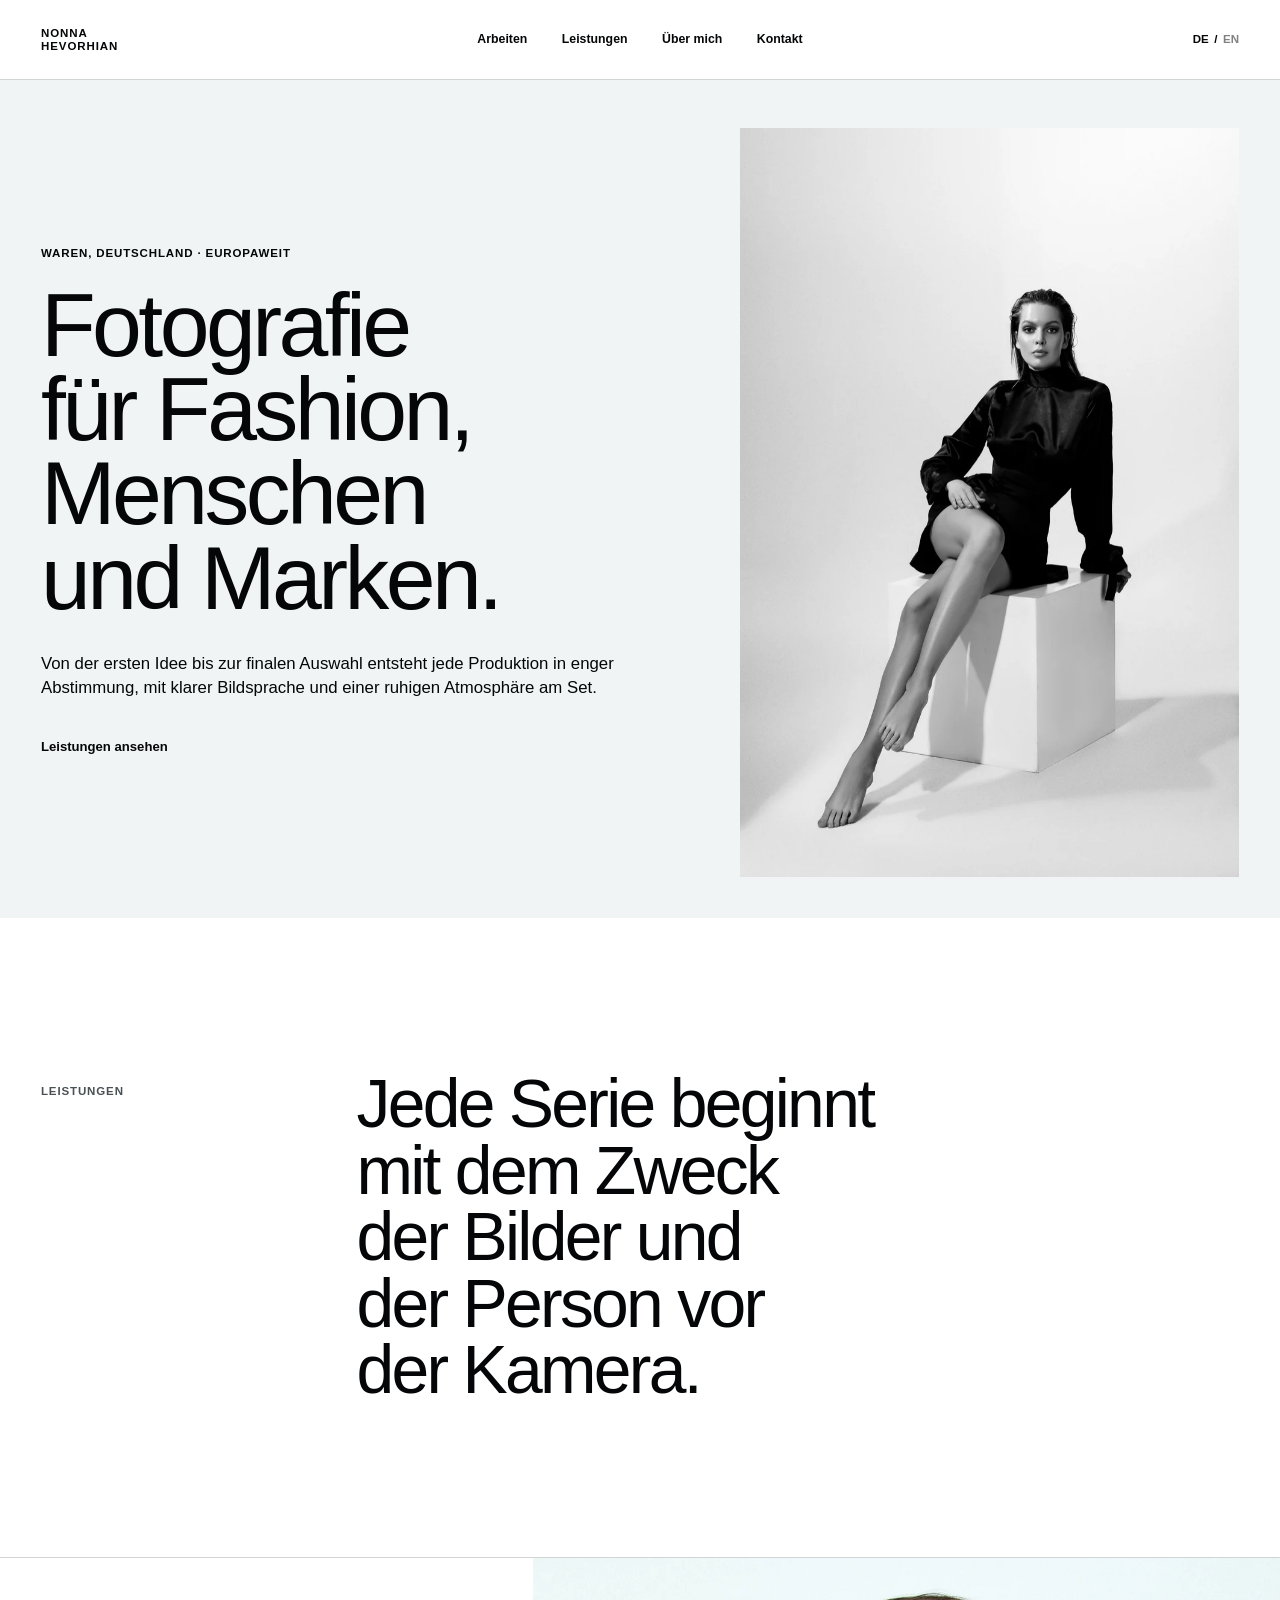
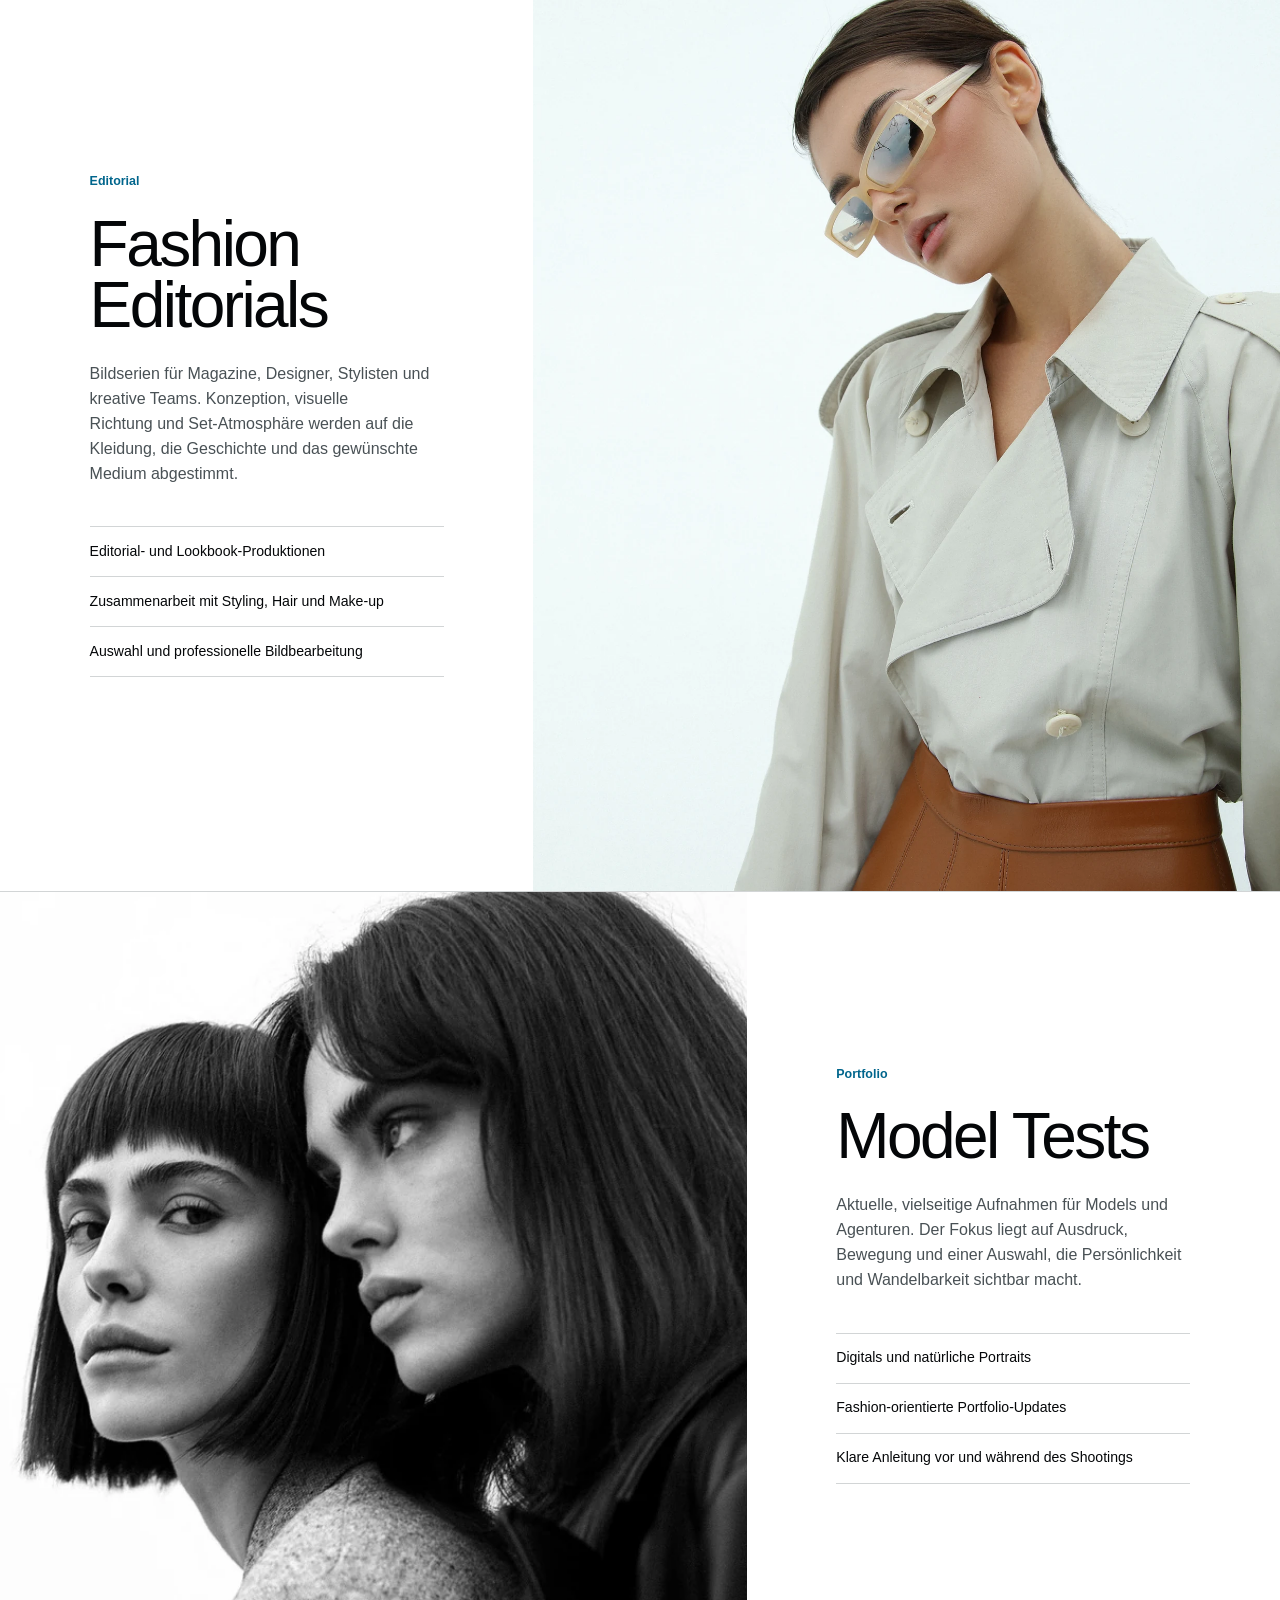
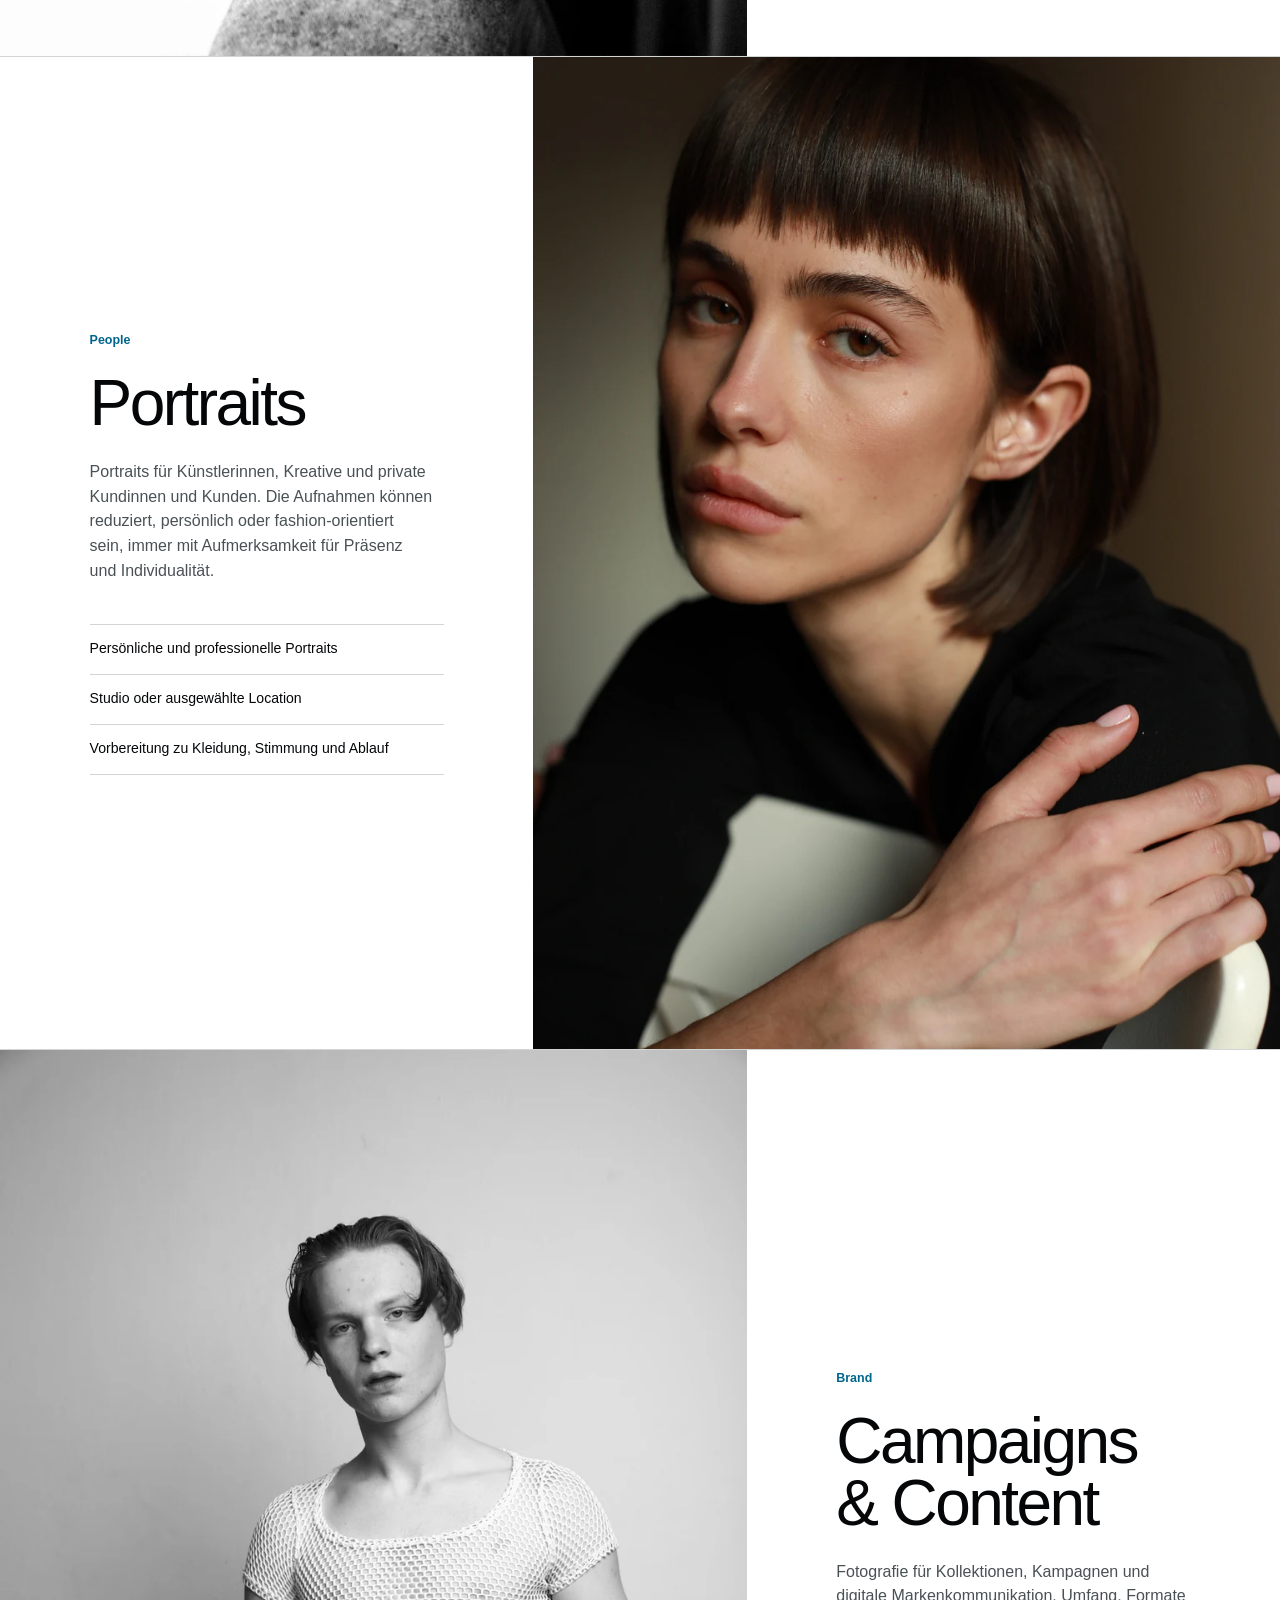
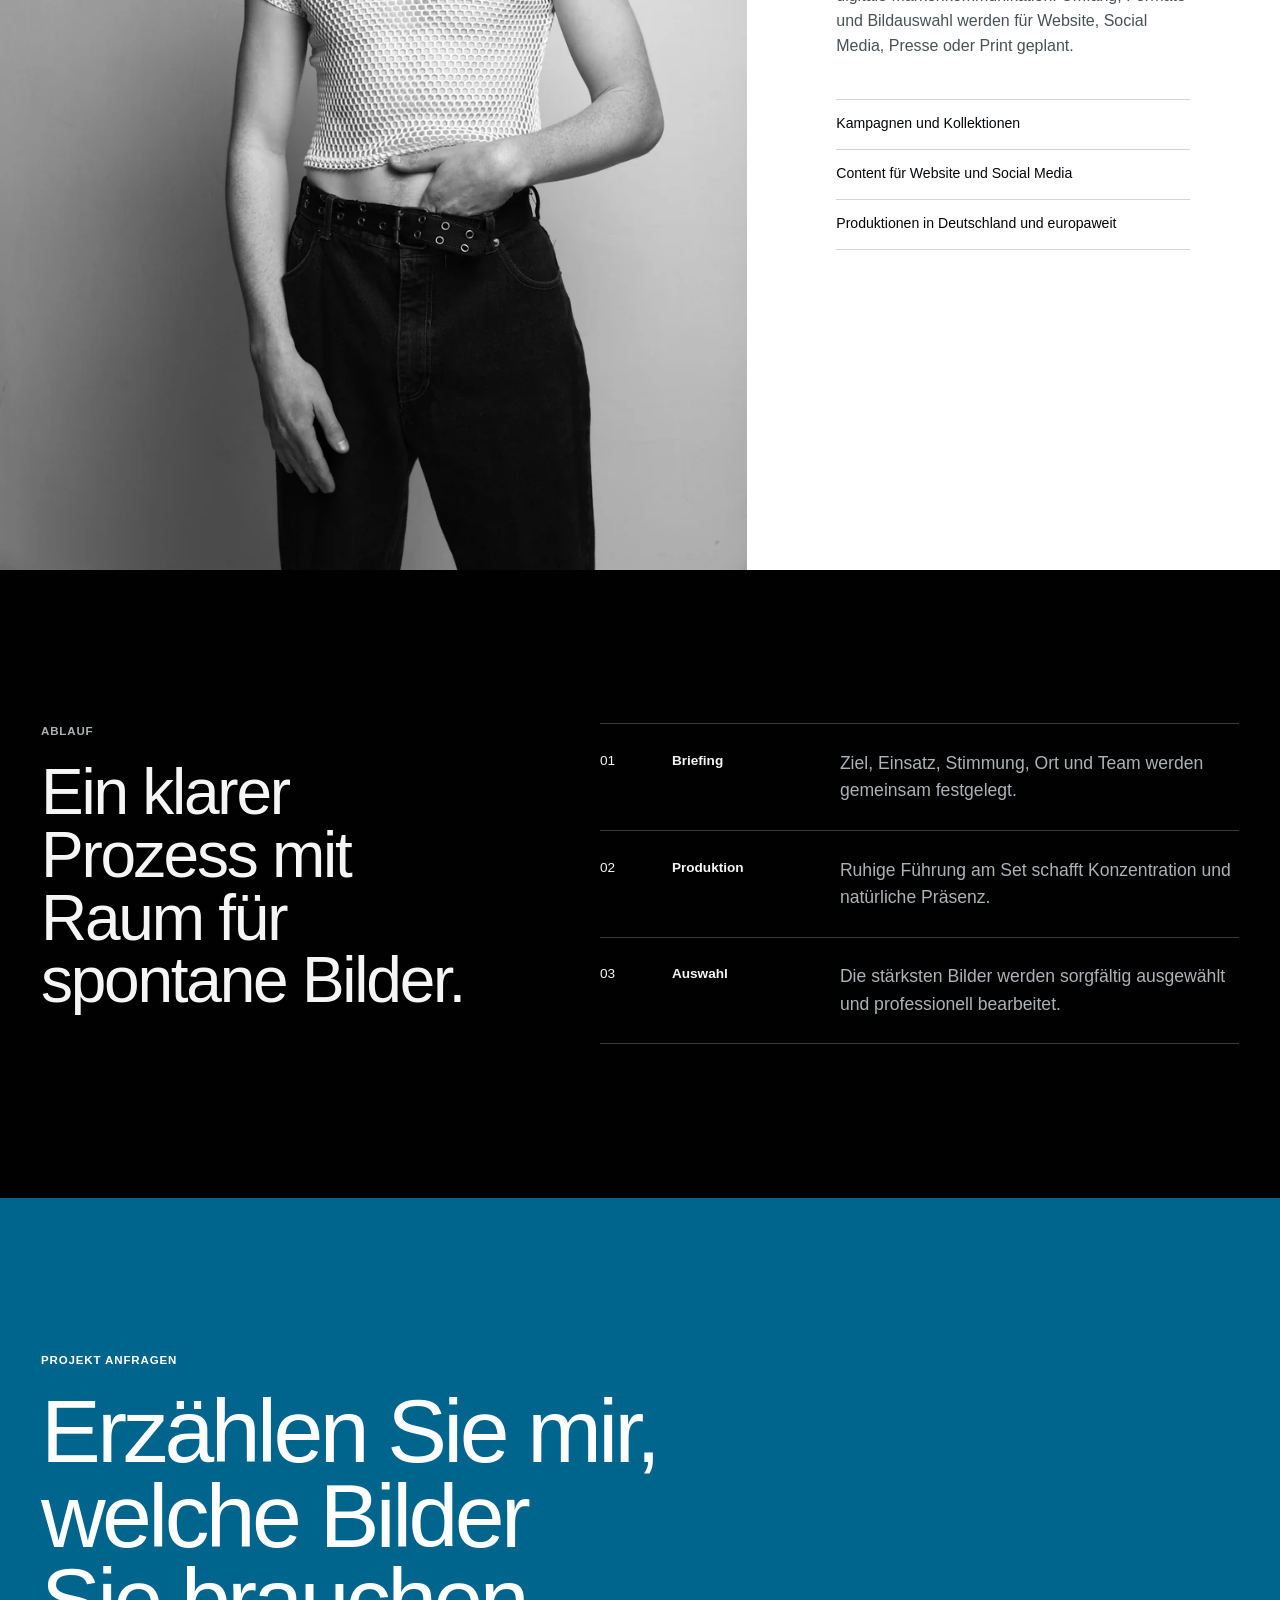
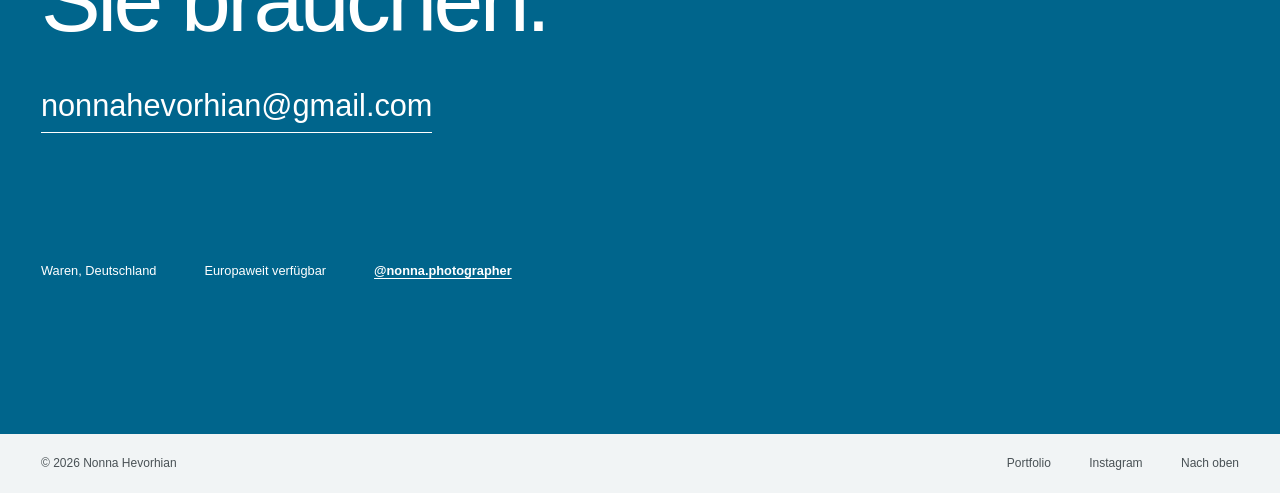
<file: services/index.html>
<!doctype html>
<html lang="de">
  <head>
    <meta charset="UTF-8" />
    <meta name="viewport" content="width=device-width, initial-scale=1, viewport-fit=cover" />
    <meta name="description" content="Fashionfotografie, Editorials, Model Tests und Portrait-Shootings von Nonna Hevorhian in Waren, Deutschland und europaweit." />
    <meta name="theme-color" content="#08151d" />
    <meta name="robots" content="index, follow, max-image-preview:large" />
    <meta name="apple-mobile-web-app-capable" content="yes" />
    <meta name="apple-mobile-web-app-status-bar-style" content="black-translucent" />
    <meta name="apple-mobile-web-app-title" content="Nonna Photo" />
    <link rel="canonical" href="https://nonnaphoto.com/services/" />
    <link rel="alternate" hreflang="de" href="https://nonnaphoto.com/services/" />
    <link rel="alternate" hreflang="en" href="https://nonnaphoto.com/en/services/" />
    <link rel="alternate" hreflang="x-default" href="https://nonnaphoto.com/services/" />
    <meta property="og:type" content="website" />
    <meta property="og:locale" content="de_DE" />
    <meta property="og:title" content="Fashionfotografie & Model Tests | Nonna Hevorhian" />
    <meta property="og:description" content="Editorials, Model Tests, Portraits und Fashion-Produktionen in Deutschland und europaweit." />
    <meta property="og:url" content="https://nonnaphoto.com/services/" />
    <meta property="og:image" content="https://nonnaphoto.com/assets/photos/nonna-07-01.webp" />
    <meta name="twitter:card" content="summary_large_image" />
    <title>Fashionfotografie & Model Tests | Nonna Hevorhian</title>
    <link rel="icon" href="../assets/favicon.svg" type="image/svg+xml" />
    <link rel="apple-touch-icon" sizes="180x180" href="../assets/icons/apple-touch-icon.png" />
    <link rel="manifest" href="../manifest.webmanifest" />
    <link rel="stylesheet" href="../styles.css" />
    <script type="application/ld+json">
      {
        "@context": "https://schema.org",
        "@type": "ProfessionalService",
        "@id": "https://nonnaphoto.com/#studio",
        "name": "Nonna Hevorhian Photography",
        "url": "https://nonnaphoto.com/services/",
        "email": "nonnahevorhian@gmail.com",
        "image": "https://nonnaphoto.com/assets/photos/nonna-07-01.webp",
        "sameAs": ["https://www.instagram.com/nonna.photographer/"],
        "address": {
          "@type": "PostalAddress",
          "addressLocality": "Waren (Müritz)",
          "addressCountry": "DE"
        },
        "areaServed": "Europe",
        "hasOfferCatalog": {
          "@type": "OfferCatalog",
          "name": "Fotografie-Leistungen",
          "itemListElement": [
            { "@type": "Offer", "itemOffered": { "@type": "Service", "name": "Fashion Editorial Photography" } },
            { "@type": "Offer", "itemOffered": { "@type": "Service", "name": "Model Tests" } },
            { "@type": "Offer", "itemOffered": { "@type": "Service", "name": "Portrait Photography" } },
            { "@type": "Offer", "itemOffered": { "@type": "Service", "name": "Fashion Campaign Photography" } }
          ]
        }
      }
    </script>
    <script src="../script.js" defer></script>
  </head>
  <body class="services-page">
    <a class="skip-link" href="#main">Zum Inhalt springen</a>

    <header class="site-header is-scrolled" aria-label="Hauptnavigation">
      <a class="wordmark" href="../" aria-label="Nonna Hevorhian, Startseite">
        <span>NONNA</span>
        <span>HEVORHIAN</span>
      </a>
      <nav class="nav-links services-nav" aria-label="Seitenbereiche">
        <a href="../#work">Arbeiten</a>
        <a href="./" aria-current="page">Leistungen</a>
        <a href="../#about">Über mich</a>
        <a href="#contact">Kontakt</a>
      </nav>
      <div class="language-switch" aria-label="Sprache wählen">
        <a class="lang-button is-active" href="./" lang="de" aria-current="page">DE</a>
        <span aria-hidden="true">/</span>
        <a class="lang-button" href="../en/services/" lang="en">EN</a>
      </div>
      <a class="mobile-language" href="../en/services/" lang="en" aria-label="English version">EN</a>
    </header>

    <main id="main">
      <section class="services-hero" aria-labelledby="services-title">
        <div class="services-hero-copy">
          <p class="hero-location">Waren, Deutschland · europaweit</p>
          <h1 id="services-title">Fotografie für Fashion, Menschen und Marken.</h1>
          <p>Von der ersten Idee bis zur finalen Auswahl entsteht jede Produktion in enger Abstimmung, mit klarer Bildsprache und einer ruhigen Atmosphäre am Set.</p>
          <a class="text-link" href="#services-list">Leistungen ansehen</a>
        </div>
        <figure class="services-hero-image">
          <img src="../assets/photos/nonna-07-01.webp" alt="Fashion-Model in einem schwarzen Kleid im Studio" fetchpriority="high" />
        </figure>
      </section>

      <section class="services-intro" aria-labelledby="services-intro-title">
        <p class="section-note">Leistungen</p>
        <h2 id="services-intro-title">Jede Serie beginnt mit dem Zweck der Bilder und der Person vor der Kamera.</h2>
      </section>

      <div class="service-list" id="services-list">
        <article class="service-row">
          <div class="service-copy">
            <p class="service-index">Editorial</p>
            <h2>Fashion Editorials</h2>
            <p>Bildserien für Magazine, Designer, Stylisten und kreative Teams. Konzeption, visuelle Richtung und Set-Atmosphäre werden auf die Kleidung, die Geschichte und das gewünschte Medium abgestimmt.</p>
            <ul>
              <li>Editorial- und Lookbook-Produktionen</li>
              <li>Zusammenarbeit mit Styling, Hair und Make-up</li>
              <li>Auswahl und professionelle Bildbearbeitung</li>
            </ul>
          </div>
          <figure class="service-image service-image-portrait">
            <img src="../assets/photos/nonna-06-04.webp" alt="Fashion Editorial mit Model in Trenchcoat und Sonnenbrille" loading="lazy" />
          </figure>
        </article>

        <article class="service-row service-row-reverse">
          <div class="service-copy">
            <p class="service-index">Portfolio</p>
            <h2>Model Tests</h2>
            <p>Aktuelle, vielseitige Aufnahmen für Models und Agenturen. Der Fokus liegt auf Ausdruck, Bewegung und einer Auswahl, die Persönlichkeit und Wandelbarkeit sichtbar macht.</p>
            <ul>
              <li>Digitals und natürliche Portraits</li>
              <li>Fashion-orientierte Portfolio-Updates</li>
              <li>Klare Anleitung vor und während des Shootings</li>
            </ul>
          </div>
          <figure class="service-image service-image-wide">
            <img src="../assets/photos/nonna-05-03.webp" alt="Schwarzweißaufnahme zweier Models für ein Portfolio" loading="lazy" />
          </figure>
        </article>

        <article class="service-row">
          <div class="service-copy">
            <p class="service-index">People</p>
            <h2>Portraits</h2>
            <p>Portraits für Künstlerinnen, Kreative und private Kundinnen und Kunden. Die Aufnahmen können reduziert, persönlich oder fashion-orientiert sein, immer mit Aufmerksamkeit für Präsenz und Individualität.</p>
            <ul>
              <li>Persönliche und professionelle Portraits</li>
              <li>Studio oder ausgewählte Location</li>
              <li>Vorbereitung zu Kleidung, Stimmung und Ablauf</li>
            </ul>
          </div>
          <figure class="service-image service-image-portrait">
            <img src="../assets/photos/nonna-04-02.webp" alt="Nahes Portrait eines Models mit kurzem dunklem Haar" loading="lazy" />
          </figure>
        </article>

        <article class="service-row service-row-reverse">
          <div class="service-copy">
            <p class="service-index">Brand</p>
            <h2>Campaigns & Content</h2>
            <p>Fotografie für Kollektionen, Kampagnen und digitale Markenkommunikation. Umfang, Formate und Bildauswahl werden für Website, Social Media, Presse oder Print geplant.</p>
            <ul>
              <li>Kampagnen und Kollektionen</li>
              <li>Content für Website und Social Media</li>
              <li>Produktionen in Deutschland und europaweit</li>
            </ul>
          </div>
          <figure class="service-image service-image-wide">
            <img src="../assets/photos/nonna-03-01.webp" alt="Fashion-Kampagnenbild eines Models in dunklem Outfit" loading="lazy" />
          </figure>
        </article>
      </div>

      <section class="service-process" aria-labelledby="process-title">
        <div>
          <p class="section-note">Ablauf</p>
          <h2 id="process-title">Ein klarer Prozess mit Raum für spontane Bilder.</h2>
        </div>
        <ol>
          <li><span>01</span><strong>Briefing</strong><p>Ziel, Einsatz, Stimmung, Ort und Team werden gemeinsam festgelegt.</p></li>
          <li><span>02</span><strong>Produktion</strong><p>Ruhige Führung am Set schafft Konzentration und natürliche Präsenz.</p></li>
          <li><span>03</span><strong>Auswahl</strong><p>Die stärksten Bilder werden sorgfältig ausgewählt und professionell bearbeitet.</p></li>
        </ol>
      </section>

      <section class="contact" id="contact" aria-labelledby="services-contact-title">
        <p class="section-note">Projekt anfragen</p>
        <h2 id="services-contact-title">Erzählen Sie mir, welche Bilder Sie brauchen.</h2>
        <a class="email-link" href="mailto:nonnahevorhian@gmail.com?subject=Fotoanfrage">nonnahevorhian@gmail.com</a>
        <div class="contact-meta">
          <p>Waren, Deutschland</p>
          <p>Europaweit verfügbar</p>
          <a class="social-link" href="https://www.instagram.com/nonna.photographer/" target="_blank" rel="me noopener noreferrer">@nonna.photographer</a>
        </div>
      </section>
    </main>

    <footer class="site-footer">
      <p>© <span id="year"></span> Nonna Hevorhian</p>
      <div class="footer-links">
        <a href="../">Portfolio</a>
        <a href="https://www.instagram.com/nonna.photographer/" target="_blank" rel="me noopener noreferrer">Instagram</a>
        <a href="#main">Nach oben</a>
      </div>
    </footer>
  </body>
</html>
</file>
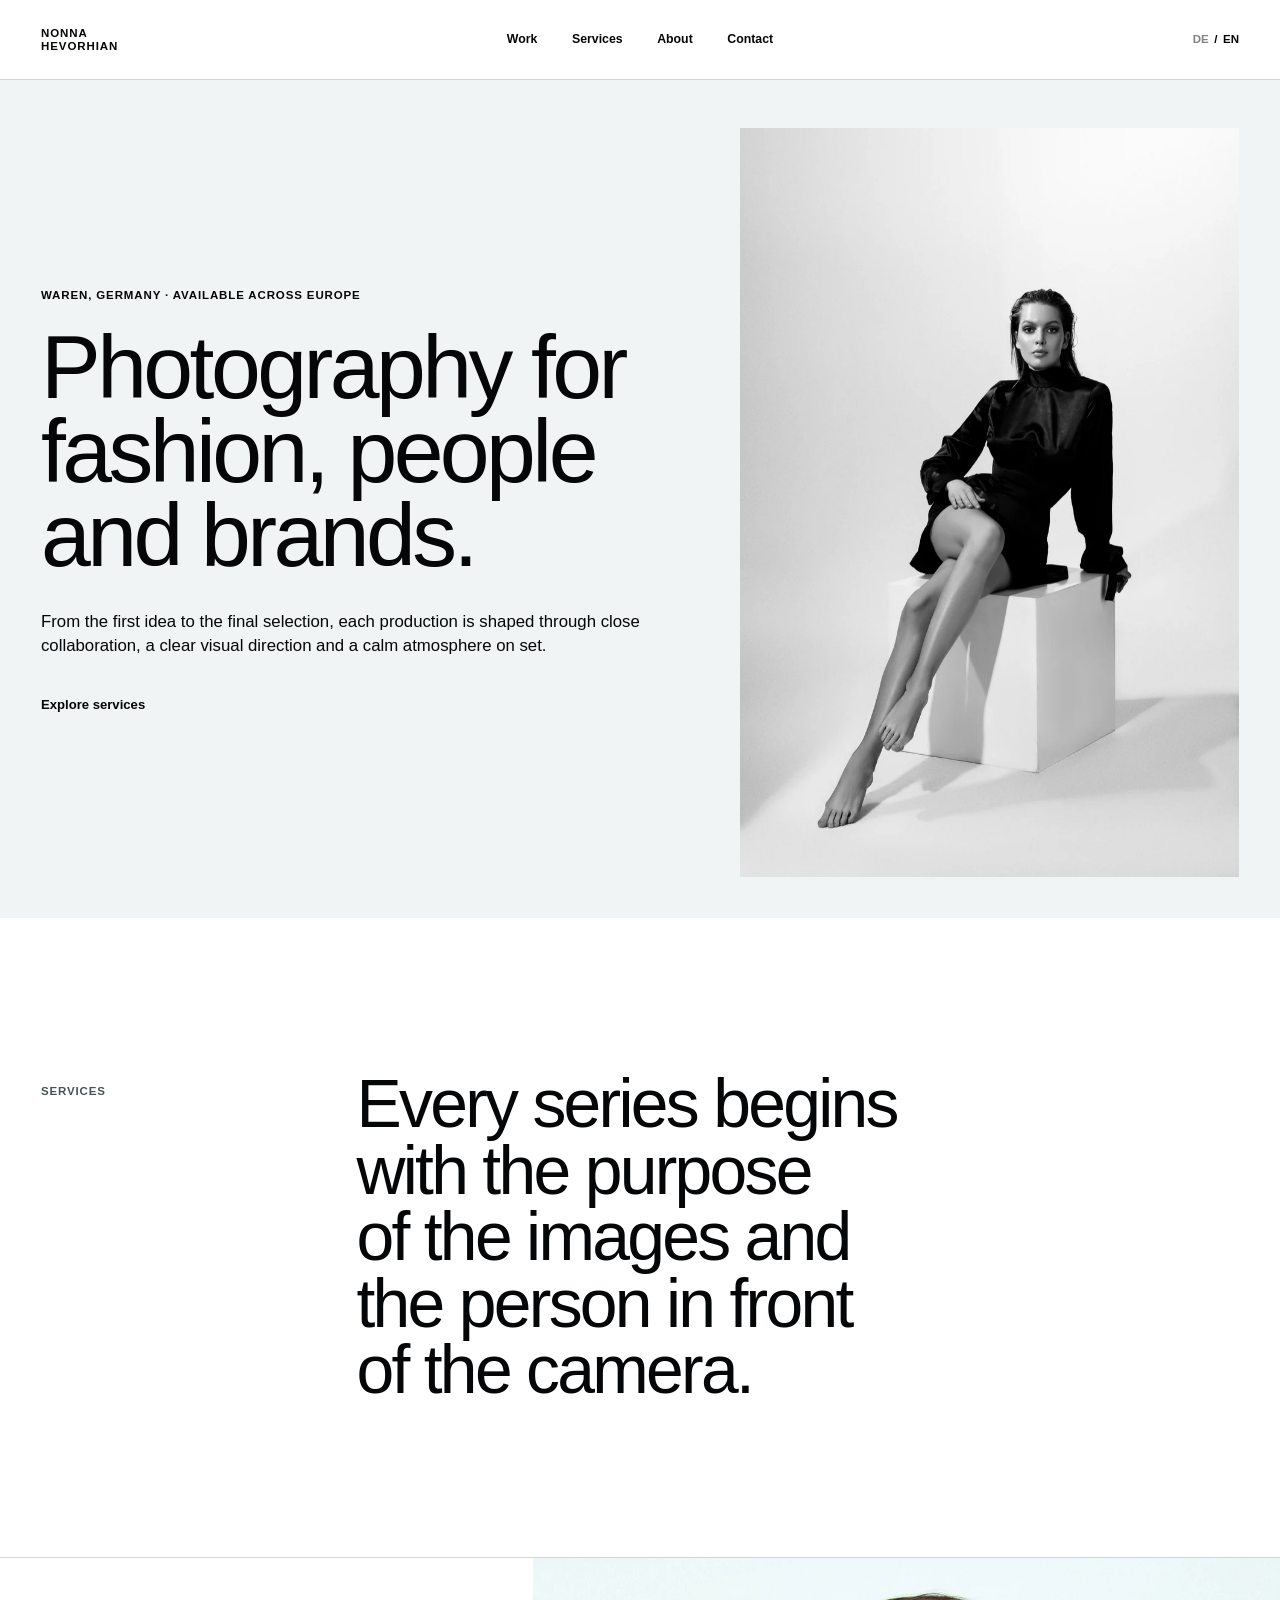
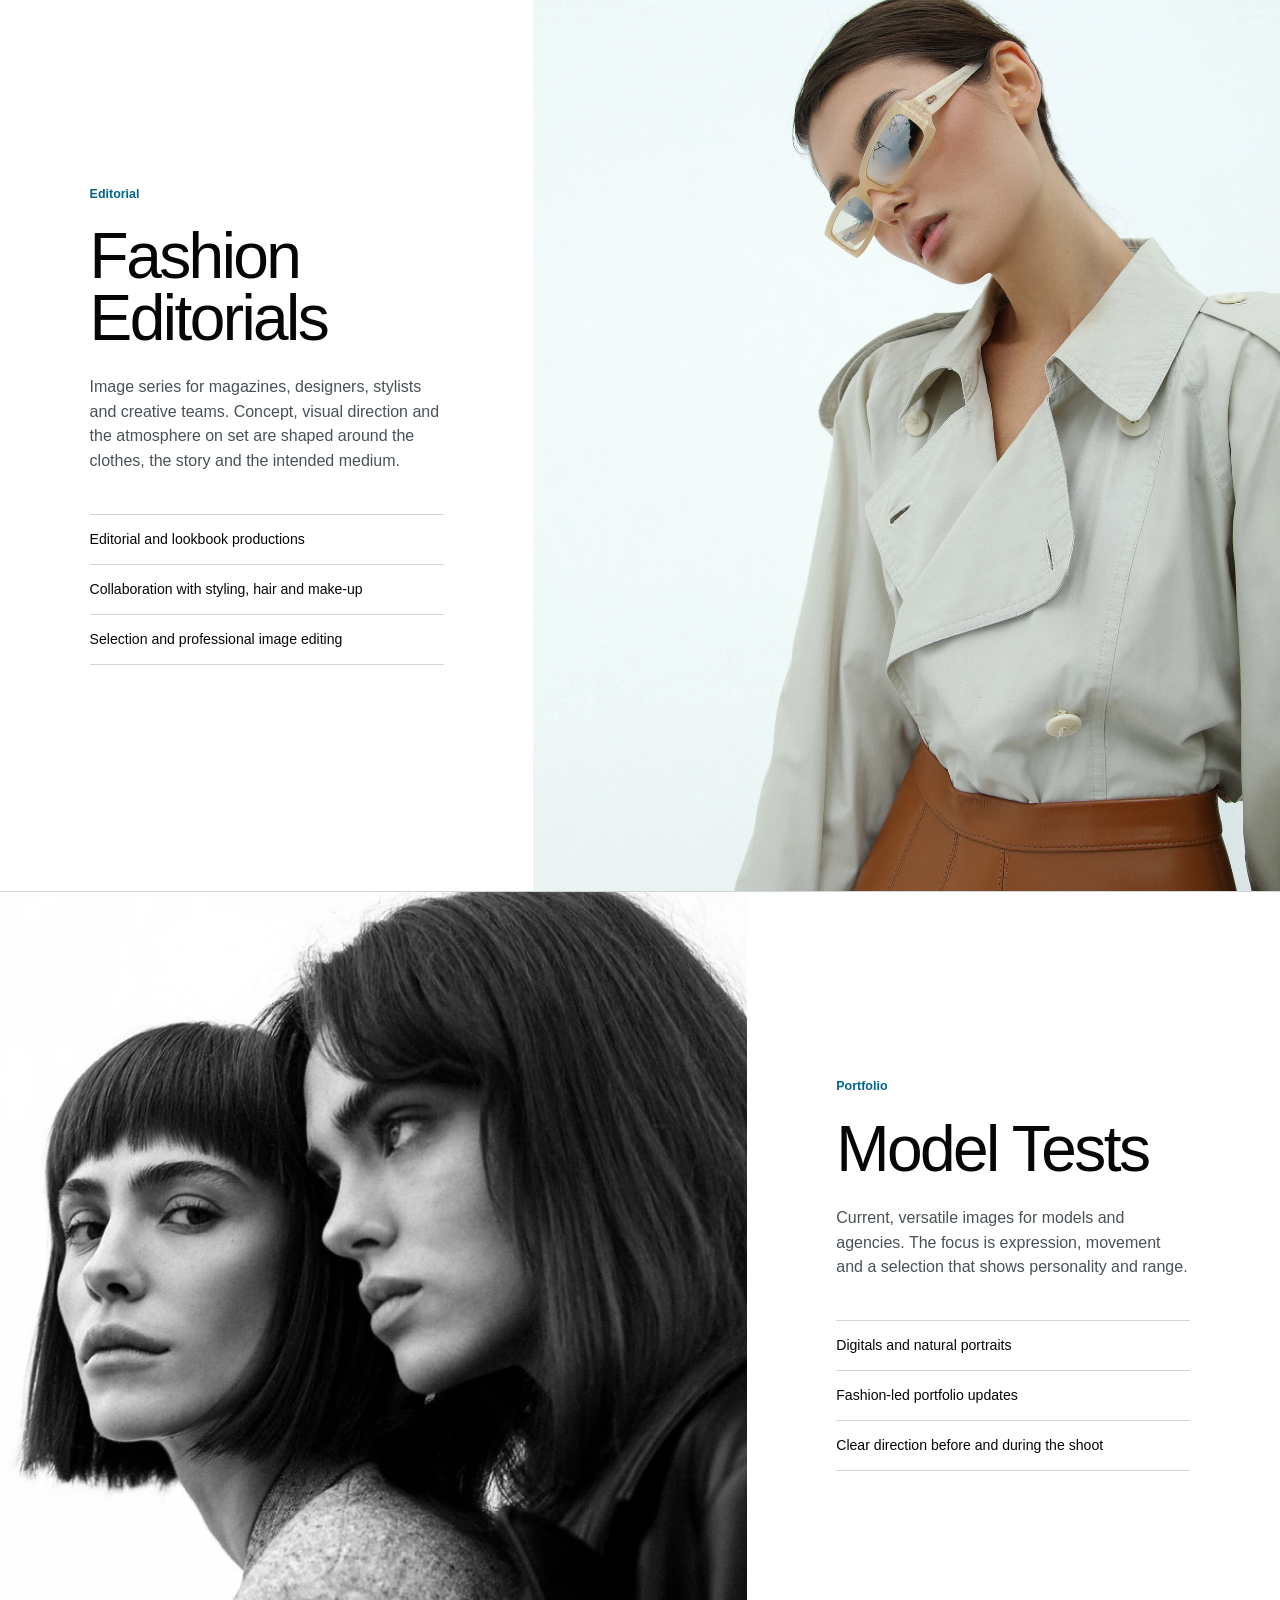
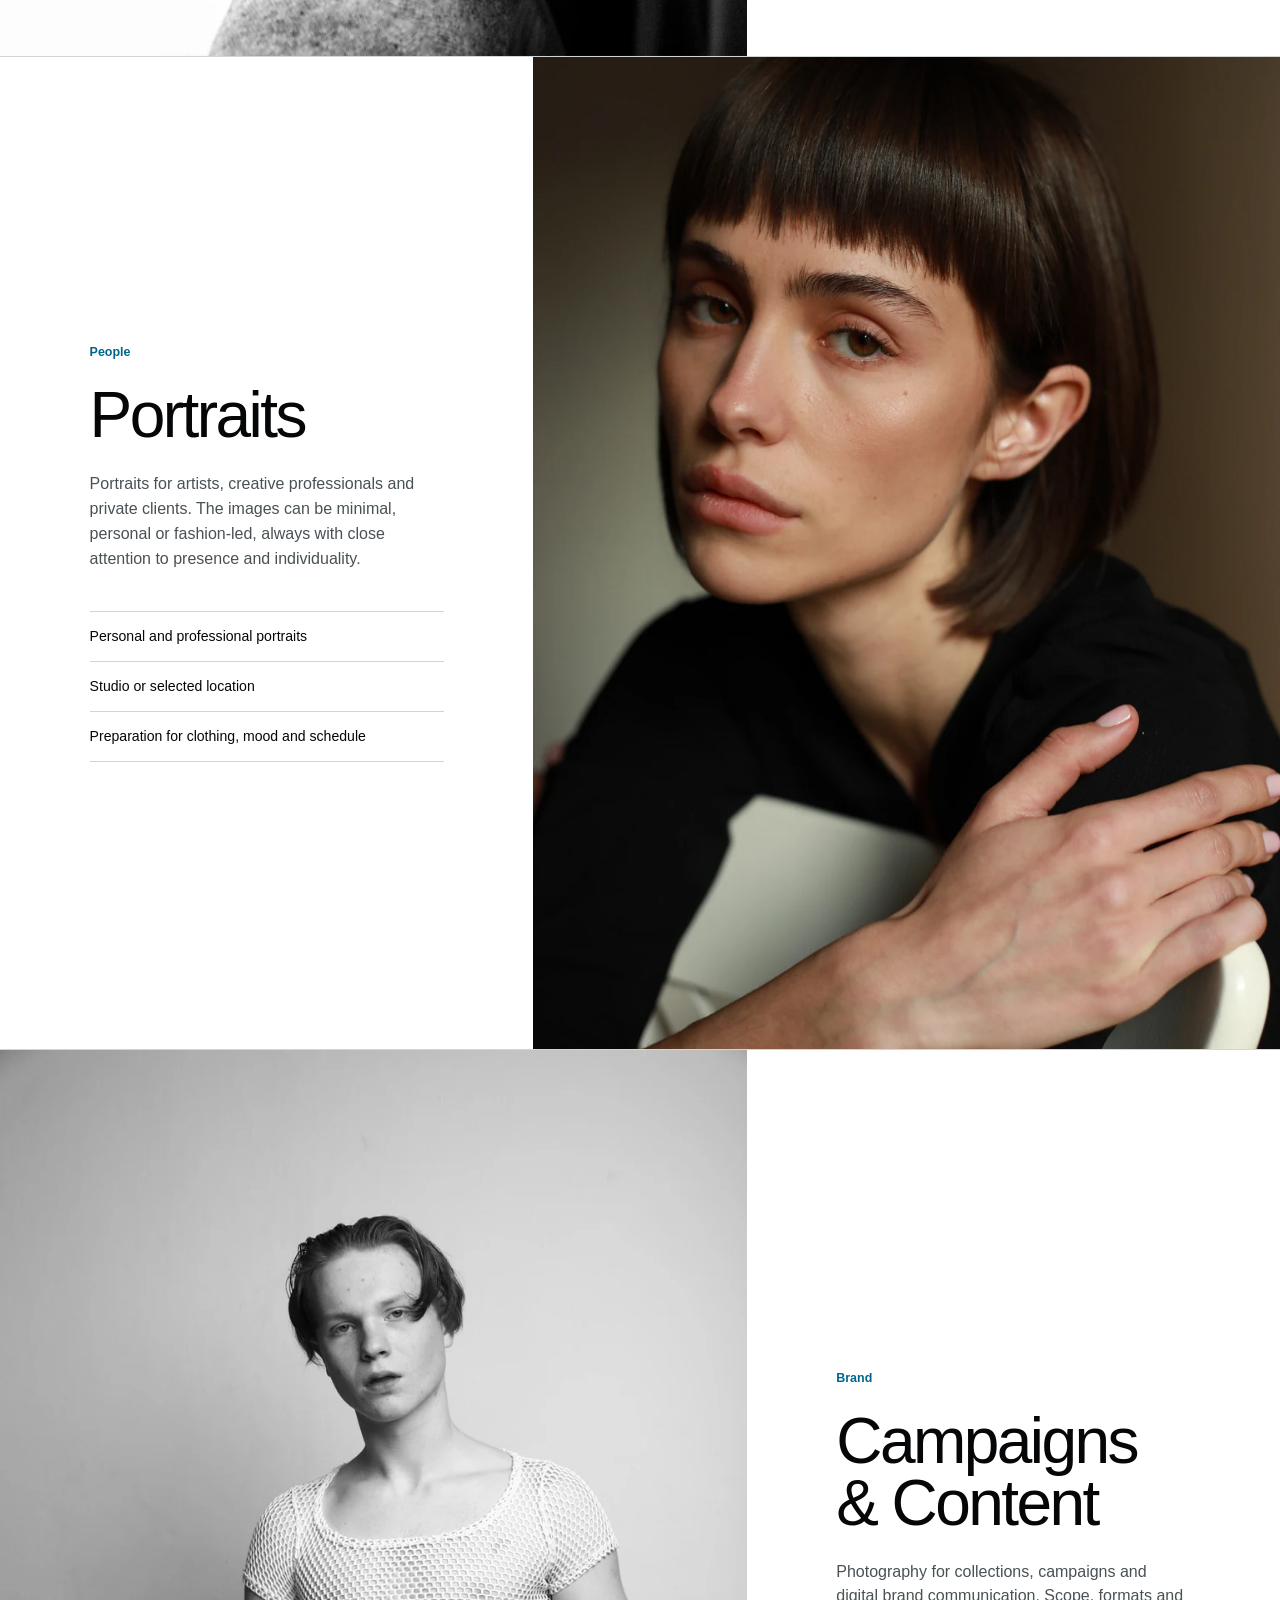
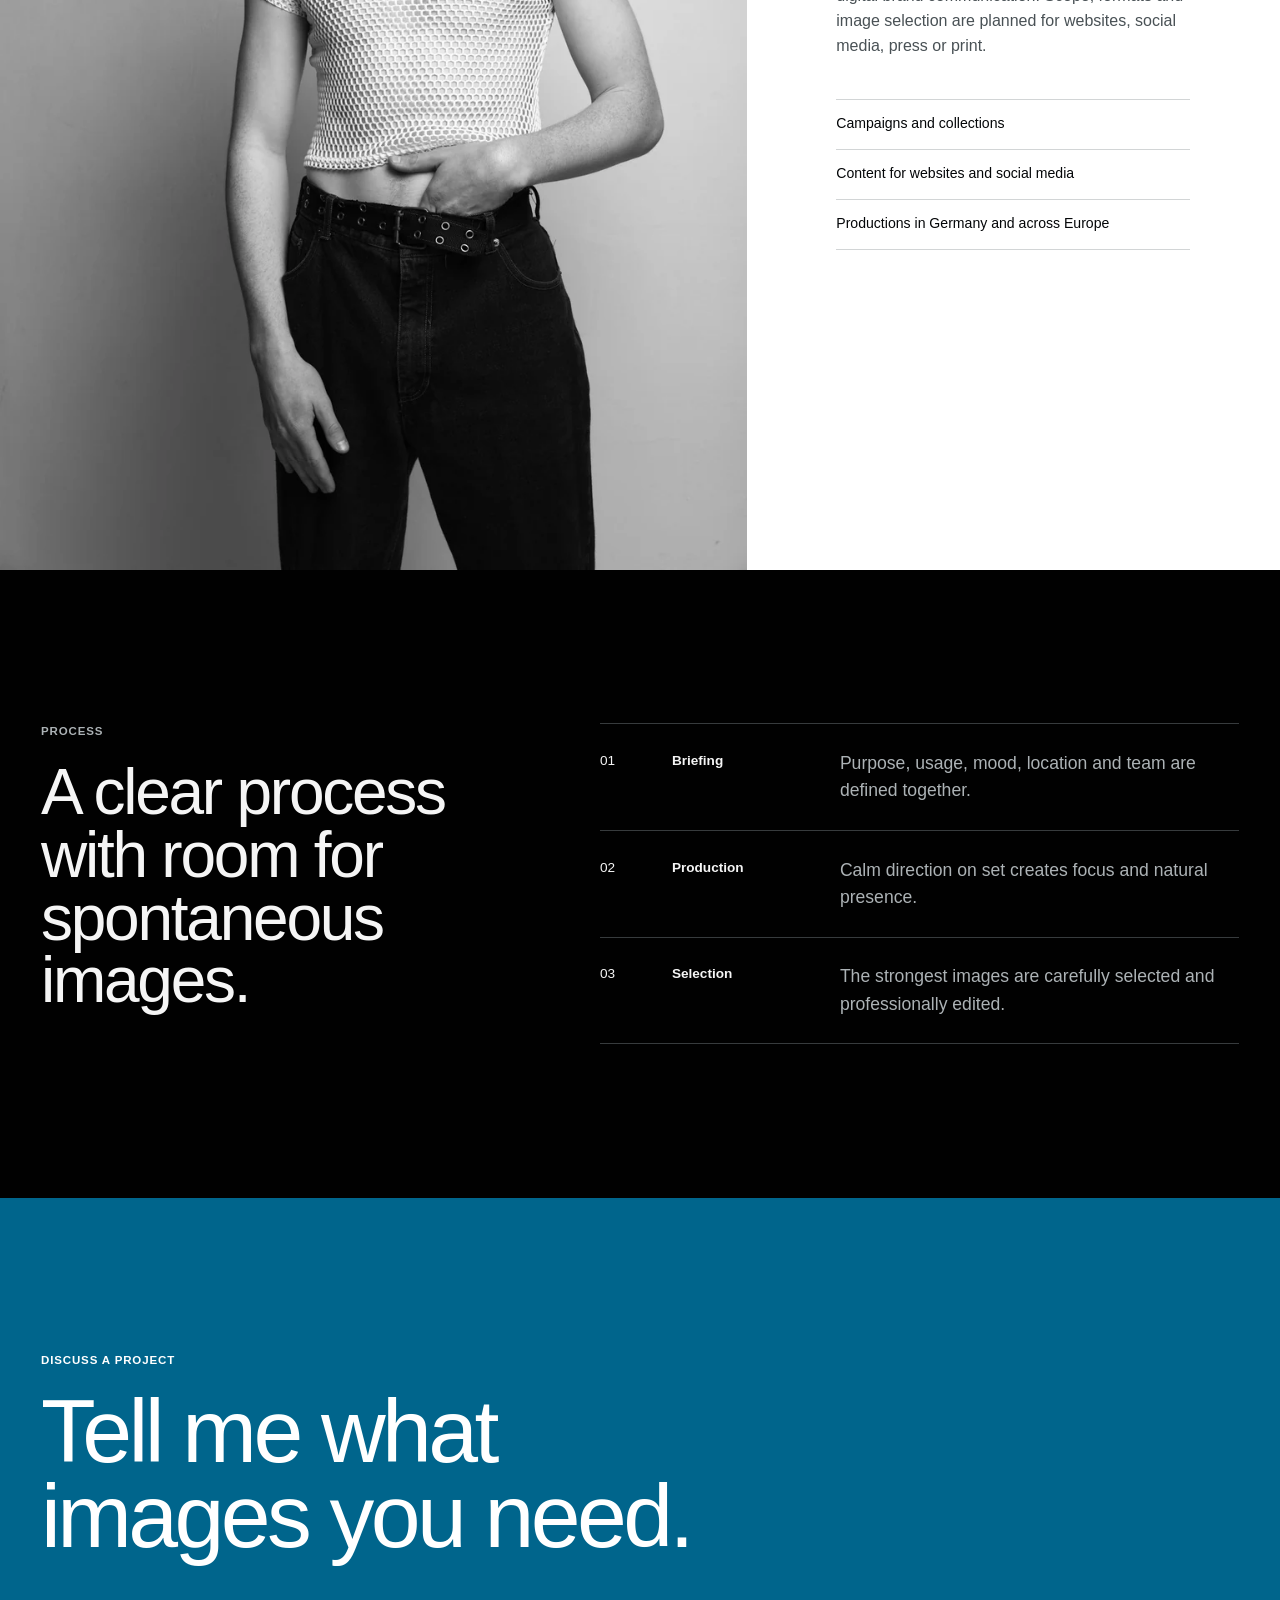
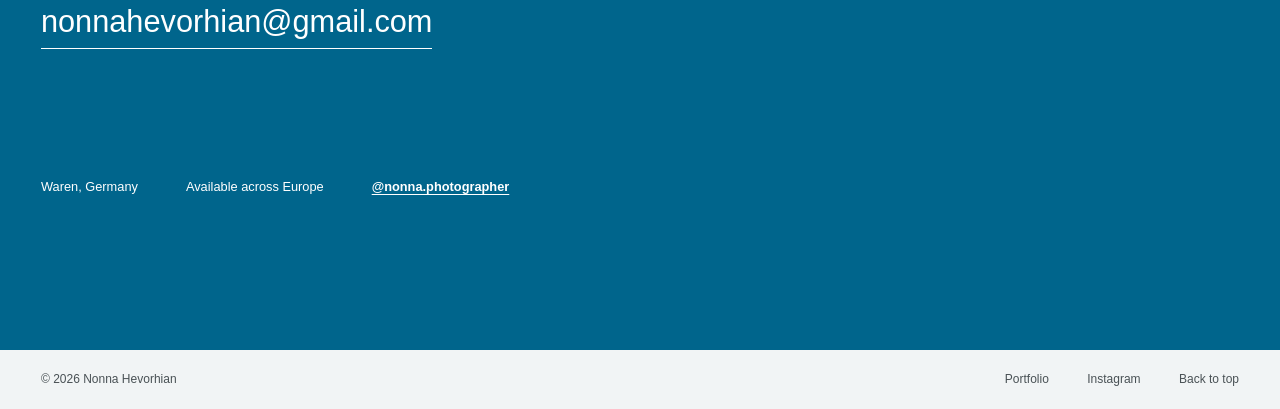
<file: en/services/index.html>
<!doctype html>
<html lang="en">
  <head>
    <meta charset="UTF-8" />
    <meta name="viewport" content="width=device-width, initial-scale=1, viewport-fit=cover" />
    <meta name="description" content="Fashion photography, editorials, model tests, portraits and campaigns by Nonna Hevorhian in Germany and across Europe." />
    <meta name="theme-color" content="#08151d" />
    <meta name="robots" content="index, follow, max-image-preview:large" />
    <meta name="apple-mobile-web-app-capable" content="yes" />
    <meta name="apple-mobile-web-app-status-bar-style" content="black-translucent" />
    <meta name="apple-mobile-web-app-title" content="Nonna Photo" />
    <link rel="canonical" href="https://nonnaphoto.com/en/services/" />
    <link rel="alternate" hreflang="de" href="https://nonnaphoto.com/services/" />
    <link rel="alternate" hreflang="en" href="https://nonnaphoto.com/en/services/" />
    <link rel="alternate" hreflang="x-default" href="https://nonnaphoto.com/services/" />
    <meta property="og:type" content="website" />
    <meta property="og:locale" content="en_GB" />
    <meta property="og:title" content="Fashion Photography & Model Tests | Nonna Hevorhian" />
    <meta property="og:description" content="Editorials, model tests, portraits and fashion campaigns in Germany and across Europe." />
    <meta property="og:url" content="https://nonnaphoto.com/en/services/" />
    <meta property="og:image" content="https://nonnaphoto.com/assets/photos/nonna-07-01.webp" />
    <meta name="twitter:card" content="summary_large_image" />
    <title>Fashion Photography & Model Tests | Nonna Hevorhian</title>
    <link rel="icon" href="../../assets/favicon.svg" type="image/svg+xml" />
    <link rel="apple-touch-icon" sizes="180x180" href="../../assets/icons/apple-touch-icon.png" />
    <link rel="manifest" href="../../manifest.webmanifest" />
    <link rel="stylesheet" href="../../styles.css" />
    <script type="application/ld+json">
      {
        "@context": "https://schema.org",
        "@type": "ProfessionalService",
        "@id": "https://nonnaphoto.com/#studio",
        "name": "Nonna Hevorhian Photography",
        "url": "https://nonnaphoto.com/en/services/",
        "email": "nonnahevorhian@gmail.com",
        "image": "https://nonnaphoto.com/assets/photos/nonna-07-01.webp",
        "sameAs": ["https://www.instagram.com/nonna.photographer/"],
        "address": {
          "@type": "PostalAddress",
          "addressLocality": "Waren (Müritz)",
          "addressCountry": "DE"
        },
        "areaServed": "Europe",
        "hasOfferCatalog": {
          "@type": "OfferCatalog",
          "name": "Photography services",
          "itemListElement": [
            { "@type": "Offer", "itemOffered": { "@type": "Service", "name": "Fashion Editorial Photography" } },
            { "@type": "Offer", "itemOffered": { "@type": "Service", "name": "Model Tests" } },
            { "@type": "Offer", "itemOffered": { "@type": "Service", "name": "Portrait Photography" } },
            { "@type": "Offer", "itemOffered": { "@type": "Service", "name": "Fashion Campaign Photography" } }
          ]
        }
      }
    </script>
    <script src="../../script.js" defer></script>
  </head>
  <body class="services-page">
    <a class="skip-link" href="#main">Skip to content</a>

    <header class="site-header is-scrolled" aria-label="Main navigation">
      <a class="wordmark" href="../../" aria-label="Nonna Hevorhian, home">
        <span>NONNA</span>
        <span>HEVORHIAN</span>
      </a>
      <nav class="nav-links services-nav" aria-label="Page sections">
        <a href="../../en/#work">Work</a>
        <a href="./" aria-current="page">Services</a>
        <a href="../../en/#about">About</a>
        <a href="#contact">Contact</a>
      </nav>
      <div class="language-switch" aria-label="Choose language">
        <a class="lang-button" href="../../services/" lang="de">DE</a>
        <span aria-hidden="true">/</span>
        <a class="lang-button is-active" href="./" lang="en" aria-current="page">EN</a>
      </div>
      <a class="mobile-language" href="../../services/" lang="de" aria-label="Deutsche Version">DE</a>
    </header>

    <main id="main">
      <section class="services-hero" aria-labelledby="services-title">
        <div class="services-hero-copy">
          <p class="hero-location">Waren, Germany · available across Europe</p>
          <h1 id="services-title">Photography for fashion, people and brands.</h1>
          <p>From the first idea to the final selection, each production is shaped through close collaboration, a clear visual direction and a calm atmosphere on set.</p>
          <a class="text-link" href="#services-list">Explore services</a>
        </div>
        <figure class="services-hero-image">
          <img src="../../assets/photos/nonna-07-01.webp" alt="Fashion model in a black dress in the studio" fetchpriority="high" />
        </figure>
      </section>

      <section class="services-intro" aria-labelledby="services-intro-title">
        <p class="section-note">Services</p>
        <h2 id="services-intro-title">Every series begins with the purpose of the images and the person in front of the camera.</h2>
      </section>

      <div class="service-list" id="services-list">
        <article class="service-row">
          <div class="service-copy">
            <p class="service-index">Editorial</p>
            <h2>Fashion Editorials</h2>
            <p>Image series for magazines, designers, stylists and creative teams. Concept, visual direction and the atmosphere on set are shaped around the clothes, the story and the intended medium.</p>
            <ul>
              <li>Editorial and lookbook productions</li>
              <li>Collaboration with styling, hair and make-up</li>
              <li>Selection and professional image editing</li>
            </ul>
          </div>
          <figure class="service-image service-image-portrait">
            <img src="../../assets/photos/nonna-06-04.webp" alt="Fashion editorial with a model wearing a trench coat and sunglasses" loading="lazy" />
          </figure>
        </article>

        <article class="service-row service-row-reverse">
          <div class="service-copy">
            <p class="service-index">Portfolio</p>
            <h2>Model Tests</h2>
            <p>Current, versatile images for models and agencies. The focus is expression, movement and a selection that shows personality and range.</p>
            <ul>
              <li>Digitals and natural portraits</li>
              <li>Fashion-led portfolio updates</li>
              <li>Clear direction before and during the shoot</li>
            </ul>
          </div>
          <figure class="service-image service-image-wide">
            <img src="../../assets/photos/nonna-05-03.webp" alt="Black and white portfolio image of two models" loading="lazy" />
          </figure>
        </article>

        <article class="service-row">
          <div class="service-copy">
            <p class="service-index">People</p>
            <h2>Portraits</h2>
            <p>Portraits for artists, creative professionals and private clients. The images can be minimal, personal or fashion-led, always with close attention to presence and individuality.</p>
            <ul>
              <li>Personal and professional portraits</li>
              <li>Studio or selected location</li>
              <li>Preparation for clothing, mood and schedule</li>
            </ul>
          </div>
          <figure class="service-image service-image-portrait">
            <img src="../../assets/photos/nonna-04-02.webp" alt="Close portrait of a model with short dark hair" loading="lazy" />
          </figure>
        </article>

        <article class="service-row service-row-reverse">
          <div class="service-copy">
            <p class="service-index">Brand</p>
            <h2>Campaigns & Content</h2>
            <p>Photography for collections, campaigns and digital brand communication. Scope, formats and image selection are planned for websites, social media, press or print.</p>
            <ul>
              <li>Campaigns and collections</li>
              <li>Content for websites and social media</li>
              <li>Productions in Germany and across Europe</li>
            </ul>
          </div>
          <figure class="service-image service-image-wide">
            <img src="../../assets/photos/nonna-03-01.webp" alt="Fashion campaign image of a model in a dark outfit" loading="lazy" />
          </figure>
        </article>
      </div>

      <section class="service-process" aria-labelledby="process-title">
        <div>
          <p class="section-note">Process</p>
          <h2 id="process-title">A clear process with room for spontaneous images.</h2>
        </div>
        <ol>
          <li><span>01</span><strong>Briefing</strong><p>Purpose, usage, mood, location and team are defined together.</p></li>
          <li><span>02</span><strong>Production</strong><p>Calm direction on set creates focus and natural presence.</p></li>
          <li><span>03</span><strong>Selection</strong><p>The strongest images are carefully selected and professionally edited.</p></li>
        </ol>
      </section>

      <section class="contact" id="contact" aria-labelledby="services-contact-title">
        <p class="section-note">Discuss a project</p>
        <h2 id="services-contact-title">Tell me what images you need.</h2>
        <a class="email-link" href="mailto:nonnahevorhian@gmail.com?subject=Photography%20enquiry">nonnahevorhian@gmail.com</a>
        <div class="contact-meta">
          <p>Waren, Germany</p>
          <p>Available across Europe</p>
          <a class="social-link" href="https://www.instagram.com/nonna.photographer/" target="_blank" rel="me noopener noreferrer">@nonna.photographer</a>
        </div>
      </section>
    </main>

    <footer class="site-footer">
      <p>© <span id="year"></span> Nonna Hevorhian</p>
      <div class="footer-links">
        <a href="../../en/">Portfolio</a>
        <a href="https://www.instagram.com/nonna.photographer/" target="_blank" rel="me noopener noreferrer">Instagram</a>
        <a href="#main">Back to top</a>
      </div>
    </footer>
  </body>
</html>
</file>
<file: styles.css>
:root {
  --bg: oklch(1 0 0);
  --surface: oklch(0.965 0.003 230);
  --ink: oklch(0.12 0.008 230);
  --muted: oklch(0.43 0.012 230);
  --primary: oklch(0.47 0.11 230);
  --accent: oklch(0.88 0.09 78);
  --dark: oklch(0.075 0 0);
  --on-dark: oklch(0.97 0 0);
  --line: oklch(0.87 0.004 230);
  --font: "Helvetica Neue", Helvetica, Arial, sans-serif;
  --gutter: clamp(1.15rem, 3.2vw, 3.75rem);
  --section-space: clamp(6rem, 12vw, 11rem);
  --ease-out: cubic-bezier(0.16, 1, 0.3, 1);
}

*,
*::before,
*::after {
  box-sizing: border-box;
}

html {
  scroll-behavior: smooth;
  background: var(--bg);
  min-width: 20rem;
  overflow-x: clip;
}

body {
  margin: 0;
  color: var(--ink);
  background: var(--bg);
  font-family: var(--font);
  font-size: clamp(1rem, 0.94rem + 0.2vw, 1.125rem);
  line-height: 1.55;
  -webkit-font-smoothing: antialiased;
  padding-right: env(safe-area-inset-right);
  padding-left: env(safe-area-inset-left);
  overflow-x: clip;
}

body.is-locked {
  overflow: hidden;
}

img {
  display: block;
  width: 100%;
  height: 100%;
  object-fit: cover;
}

a {
  color: inherit;
  text-decoration: none;
}

button {
  color: inherit;
  font: inherit;
}

:focus-visible {
  outline: 2px solid var(--primary);
  outline-offset: 4px;
}

.skip-link {
  position: fixed;
  z-index: 50;
  top: 0.75rem;
  left: 0.75rem;
  padding: 0.65rem 0.9rem;
  color: var(--bg);
  background: var(--ink);
  transform: translateY(-150%);
  transition: transform 180ms ease;
}

.skip-link:focus {
  transform: translateY(0);
}

.site-header {
  position: fixed;
  z-index: 20;
  inset: 0 0 auto;
  display: grid;
  grid-template-columns: 1fr auto 1fr;
  align-items: center;
  min-height: calc(5rem + env(safe-area-inset-top));
  border-bottom: 1px solid transparent;
  padding: max(1.65rem, env(safe-area-inset-top)) var(--gutter) 1.65rem;
  mix-blend-mode: difference;
  color: white;
  transition: background-color 280ms ease, border-color 280ms ease, color 280ms ease;
}

.site-header.is-scrolled {
  border-bottom-color: var(--line);
  color: var(--ink);
  background: var(--bg);
  mix-blend-mode: normal;
}

.wordmark {
  display: inline-flex;
  flex-direction: column;
  width: max-content;
  font-size: 0.72rem;
  font-weight: 700;
  line-height: 1.05;
  letter-spacing: 0.08em;
}

.nav-links {
  position: absolute;
  right: calc(43vw + var(--gutter));
  display: flex;
  gap: clamp(1rem, 2.7vw, 2.75rem);
  font-size: 0.77rem;
  font-weight: 600;
}

.nav-links a,
.site-footer a,
.text-link {
  position: relative;
}

.nav-links a::after,
.site-footer a::after,
.text-link::after {
  position: absolute;
  right: 0;
  bottom: -0.22rem;
  left: 0;
  height: 1px;
  background: currentColor;
  content: "";
  transform: scaleX(0);
  transform-origin: right;
  transition: transform 350ms var(--ease-out);
}

.nav-links a:hover::after,
.site-footer a:hover::after,
.text-link:hover::after {
  transform: scaleX(1);
  transform-origin: left;
}

.language-switch {
  grid-column: 3;
  justify-self: end;
  display: flex;
  gap: 0.35rem;
  align-items: center;
  font-size: 0.72rem;
  font-weight: 700;
}

.lang-button {
  border: 0;
  padding: 0;
  color: inherit;
  background: none;
  cursor: pointer;
  opacity: 0.5;
}

.lang-button.is-active {
  opacity: 1;
}

.mobile-language {
  display: none;
}

.hero {
  position: relative;
  min-height: 100svh;
  overflow: hidden;
  background: var(--surface);
}

.hero-copy {
  position: absolute;
  z-index: 3;
  top: 50%;
  left: var(--gutter);
  width: min(55rem, 60vw);
  transform: translateY(-45%);
}

.hero-location,
.section-note,
.scroll-note {
  margin: 0;
  font-size: 0.72rem;
  font-weight: 600;
  letter-spacing: 0.075em;
  text-transform: uppercase;
}

.hero h1 {
  margin: 1.2rem 0 1.5rem;
  font-size: clamp(3.5rem, 8vw, 6rem);
  font-weight: 500;
  letter-spacing: -0.04em;
  line-height: 0.86;
  text-wrap: balance;
}

.hero h1 span {
  display: block;
}

.hero h1 span:last-child {
  margin-left: clamp(2rem, 9vw, 9rem);
}

.hero-intro {
  max-width: 35rem;
  margin: 0 0 2rem;
  font-size: clamp(1rem, 1vw + 0.6rem, 1.4rem);
  line-height: 1.4;
  text-wrap: pretty;
}

.text-link {
  display: inline-block;
  font-size: 0.82rem;
  font-weight: 700;
}

.hero-images {
  position: absolute;
  inset: 0;
}

.hero-frame {
  position: absolute;
  margin: 0;
  overflow: hidden;
  background: var(--line);
  animation: image-reveal 1.15s var(--ease-out) both;
}

.hero-frame-main {
  top: 0;
  right: 0;
  width: 43vw;
  height: 78svh;
}

.hero-frame-detail {
  right: 18vw;
  bottom: 0;
  width: 31vw;
  height: 31svh;
  animation-delay: 160ms;
}

.hero-frame-detail img {
  object-position: 55% 46%;
}

.scroll-note {
  position: absolute;
  bottom: 1.75rem;
  left: var(--gutter);
  color: var(--muted);
  writing-mode: horizontal-tb;
  transform: none;
}

@keyframes image-reveal {
  from {
    clip-path: inset(0 0 100% 0);
    transform: scale(1.035);
  }
  to {
    clip-path: inset(0);
    transform: scale(1);
  }
}

.statement {
  display: grid;
  grid-template-columns: 3fr 8fr 1fr;
  gap: 2rem;
  padding: var(--section-space) var(--gutter);
}

.statement .section-note {
  padding-top: 0.7rem;
  color: var(--muted);
}

.statement h2 {
  grid-column: 2;
  max-width: 14ch;
  margin: 0;
  font-size: clamp(2.7rem, 5.4vw, 5.7rem);
  font-weight: 400;
  letter-spacing: -0.04em;
  line-height: 0.98;
  text-wrap: balance;
}

.portfolio {
  padding: 0 var(--gutter) var(--section-space);
}

.section-heading {
  display: flex;
  justify-content: space-between;
  align-items: baseline;
  gap: 2rem;
  padding: 1.25rem 0;
  border-top: 1px solid var(--ink);
}

.section-heading h2,
.section-heading p {
  margin: 0;
}

.section-heading h2 {
  font-size: clamp(1.3rem, 1.9vw, 2rem);
  font-weight: 500;
}

.section-heading p {
  color: var(--muted);
  font-size: 0.82rem;
}

.gallery {
  display: grid;
  grid-template-columns: repeat(12, 1fr);
  gap: clamp(0.6rem, 1vw, 1rem);
}

.gallery-item {
  position: relative;
  display: block;
  min-width: 0;
  overflow: hidden;
  border: 0;
  padding: 0;
  background: var(--surface);
  cursor: zoom-in;
}

.gallery-item::after {
  position: absolute;
  inset: 0;
  border: 0 solid white;
  content: "";
  transition: border-width 450ms var(--ease-out);
  pointer-events: none;
}

.gallery-item:hover::after {
  border-width: 0.65rem;
}

.gallery-item img {
  transition: transform 800ms var(--ease-out), filter 500ms ease;
}

.gallery-item:hover img {
  transform: scale(1.025);
}

.gallery-tall {
  grid-column: span 5;
  aspect-ratio: 4 / 5;
}

.gallery-wide {
  grid-column: span 7;
  align-self: end;
  aspect-ratio: 7 / 5;
}

.gallery-standard {
  grid-column: span 6;
  aspect-ratio: 4 / 5;
}

.gallery-item:nth-child(3),
.gallery-item:nth-child(7) {
  margin-top: clamp(3rem, 8vw, 9rem);
}

.gallery-item:nth-child(6) {
  align-self: center;
}

.reveal {
  clip-path: inset(0);
  transform: translateY(0);
  transition: clip-path 900ms var(--ease-out), transform 900ms var(--ease-out);
}

.reveal.is-pending {
  clip-path: inset(0 0 12% 0);
  transform: translateY(2.5rem);
}

.about {
  display: grid;
  grid-template-columns: minmax(0, 5fr) minmax(0, 7fr);
  min-height: 90svh;
  background: var(--dark);
  color: var(--on-dark);
}

.about-portrait {
  min-height: 75svh;
}

.about-copy {
  display: flex;
  flex-direction: column;
  justify-content: center;
  padding: clamp(3rem, 8vw, 8rem);
}

.about-copy .section-note {
  color: oklch(0.72 0.02 230);
}

.about-copy h2 {
  max-width: 15ch;
  margin: 1.5rem 0 2rem;
  font-size: clamp(2.4rem, 4.8vw, 5rem);
  font-weight: 400;
  letter-spacing: -0.035em;
  line-height: 1;
  text-wrap: balance;
}

.about-copy > p:not(.section-note) {
  max-width: 43rem;
  margin: 0;
  color: oklch(0.82 0.008 230);
  text-wrap: pretty;
}

.experience {
  display: grid;
  grid-template-columns: repeat(3, 1fr);
  gap: 1rem;
  margin: clamp(3rem, 8vw, 7rem) 0 0;
}

.experience div {
  padding-top: 1rem;
  border-top: 1px solid oklch(0.35 0.006 230);
}

.experience dt {
  margin-bottom: 0.75rem;
  font-size: 1.45rem;
}

.experience dd {
  margin: 0;
  color: oklch(0.7 0.008 230);
  font-size: 0.78rem;
  line-height: 1.4;
}

.contact {
  min-height: 78svh;
  display: flex;
  flex-direction: column;
  justify-content: center;
  align-items: flex-start;
  padding: var(--section-space) var(--gutter);
  background: var(--primary);
  color: white;
}

.contact h2 {
  max-width: 14ch;
  margin: 1.25rem 0 2.5rem;
  font-size: clamp(3rem, 7vw, 6rem);
  font-weight: 400;
  letter-spacing: -0.04em;
  line-height: 0.94;
  text-wrap: balance;
}

.email-link {
  max-width: 100%;
  border-bottom: 1px solid currentColor;
  padding-bottom: 0.15rem;
  font-size: clamp(1.05rem, 2.4vw, 2.25rem);
  overflow-wrap: anywhere;
  transition: opacity 250ms ease;
}

.email-link:hover {
  opacity: 0.68;
}

.contact-meta {
  display: flex;
  gap: 3rem;
  margin-top: clamp(4rem, 10vw, 8rem);
  font-size: 0.8rem;
}

.contact-meta p {
  margin: 0;
}

.social-link {
  font-weight: 600;
  text-decoration: underline;
  text-decoration-thickness: 1px;
  text-underline-offset: 0.25em;
}

.site-footer {
  display: flex;
  justify-content: space-between;
  padding: 1.25rem var(--gutter) max(1.25rem, env(safe-area-inset-bottom));
  color: var(--muted);
  font-size: 0.75rem;
}

.site-footer p {
  margin: 0;
}

.footer-links {
  display: flex;
  gap: clamp(1rem, 3vw, 2.5rem);
}

.services-page {
  background: var(--surface);
}

.services-page .site-header {
  mix-blend-mode: normal;
}

.services-nav {
  position: static;
  justify-self: center;
}

.services-hero {
  display: grid;
  grid-template-columns: minmax(0, 7fr) minmax(22rem, 5fr);
  min-height: 100svh;
  padding: calc(8rem + env(safe-area-inset-top)) var(--gutter) var(--gutter);
  background: var(--surface);
}

.services-hero-copy {
  align-self: center;
  min-width: 0;
  max-width: 50rem;
  padding: clamp(3rem, 7vw, 7rem) clamp(2rem, 6vw, 7rem) clamp(3rem, 7vw, 7rem) 0;
}

.services-hero h1 {
  max-width: 12ch;
  margin: 1.25rem 0 2rem;
  font-size: clamp(3.2rem, 7vw, 6rem);
  font-weight: 400;
  letter-spacing: -0.04em;
  line-height: 0.94;
  text-wrap: balance;
}

.services-hero-copy > p:not(.hero-location) {
  width: 100%;
  max-width: 38rem;
  margin: 0 0 2rem;
  font-size: clamp(1.05rem, 1.3vw, 1.35rem);
  line-height: 1.45;
  text-wrap: pretty;
  overflow-wrap: anywhere;
}

.services-hero-image {
  min-height: calc(100svh - 2 * var(--gutter) - 8rem);
  margin: 0;
  overflow: hidden;
  background: var(--line);
}

.services-hero-image img {
  object-position: 50% 42%;
  animation: image-reveal 1.1s var(--ease-out) both;
}

.services-intro {
  display: grid;
  grid-template-columns: 3fr 8fr 1fr;
  gap: 2rem;
  padding: var(--section-space) var(--gutter);
  background: var(--bg);
}

.services-intro .section-note {
  padding-top: 0.7rem;
  color: var(--muted);
}

.services-intro h2 {
  grid-column: 2;
  max-width: 15ch;
  margin: 0;
  font-size: clamp(2.6rem, 5.3vw, 5.6rem);
  font-weight: 400;
  letter-spacing: -0.04em;
  line-height: 0.98;
  text-wrap: balance;
}

.service-list {
  background: var(--bg);
}

.service-row {
  display: grid;
  grid-template-columns: minmax(0, 5fr) minmax(0, 7fr);
  align-items: center;
  min-height: 85svh;
  border-top: 1px solid var(--line);
}

.service-row-reverse {
  grid-template-columns: minmax(0, 7fr) minmax(0, 5fr);
}

.service-row-reverse .service-copy {
  grid-column: 2;
}

.service-row-reverse .service-image {
  grid-column: 1;
  grid-row: 1;
}

.service-copy {
  padding: clamp(3rem, 7vw, 8rem);
}

.service-index {
  margin: 0 0 1.4rem;
  color: var(--primary);
  font-size: 0.78rem;
  font-weight: 700;
}

.service-copy h2 {
  margin: 0 0 1.6rem;
  font-size: clamp(2.6rem, 5vw, 5.3rem);
  font-weight: 400;
  letter-spacing: -0.04em;
  line-height: 0.96;
  text-wrap: balance;
}

.service-copy > p:not(.service-index) {
  max-width: 38rem;
  margin: 0;
  color: var(--muted);
  font-size: clamp(1rem, 1.15vw, 1.2rem);
  text-wrap: pretty;
}

.service-copy ul {
  max-width: 38rem;
  margin: 2.5rem 0 0;
  padding: 0;
  border-top: 1px solid var(--line);
  list-style: none;
}

.service-copy li {
  padding: 0.85rem 0;
  border-bottom: 1px solid var(--line);
  font-size: 0.88rem;
}

.service-image {
  align-self: stretch;
  min-height: 42rem;
  margin: 0;
  overflow: hidden;
  background: var(--surface);
}

.service-image-portrait img {
  object-position: 50% 35%;
}

.service-process {
  display: grid;
  grid-template-columns: minmax(0, 5fr) minmax(0, 7fr);
  gap: clamp(3rem, 8vw, 9rem);
  padding: var(--section-space) var(--gutter);
  color: var(--on-dark);
  background: var(--dark);
}

.service-process h2 {
  max-width: 13ch;
  margin: 1.25rem 0 0;
  font-size: clamp(2.5rem, 5vw, 5.2rem);
  font-weight: 400;
  letter-spacing: -0.035em;
  line-height: 0.98;
}

.service-process ol {
  margin: 0;
  padding: 0;
  list-style: none;
}

.service-process li {
  display: grid;
  grid-template-columns: 3rem 9rem 1fr;
  gap: 1.5rem;
  padding: 1.6rem 0;
  border-top: 1px solid oklch(0.35 0.006 230);
}

.service-process li:last-child {
  border-bottom: 1px solid oklch(0.35 0.006 230);
}

.service-process span,
.service-process strong {
  font-size: 0.85rem;
}

.service-process p {
  max-width: 35rem;
  margin: 0;
  color: oklch(0.76 0.008 230);
}

.lightbox {
  width: 100vw;
  max-width: none;
  height: 100svh;
  max-height: none;
  margin: 0;
  border: 0;
  padding: 0;
  color: white;
  background: oklch(0.04 0 0 / 0.96);
}

.lightbox[open] {
  display: grid;
  grid-template-columns: minmax(3.5rem, 1fr) minmax(0, 12fr) minmax(3.5rem, 1fr);
  align-items: center;
}

.lightbox::backdrop {
  background: oklch(0.04 0 0 / 0.82);
}

.lightbox figure {
  display: flex;
  flex-direction: column;
  justify-content: center;
  height: 100%;
  margin: 0;
  padding: 3.5rem 0 1.5rem;
}

.lightbox figure img {
  min-height: 0;
  object-fit: contain;
}

.lightbox figcaption {
  display: flex;
  justify-content: space-between;
  padding-top: 0.7rem;
  color: oklch(0.72 0 0);
  font-size: 0.72rem;
}

.lightbox-close,
.lightbox-nav {
  border: 0;
  color: white;
  background: transparent;
  cursor: pointer;
}

.lightbox-close {
  position: fixed;
  z-index: 2;
  top: 1rem;
  right: 1.2rem;
  font-size: 2rem;
  font-weight: 300;
}

.lightbox-nav {
  height: 100%;
  font-size: 1.5rem;
  opacity: 0.7;
  transition: opacity 200ms ease;
}

.lightbox-nav:hover {
  opacity: 1;
}

@media (min-width: 901px) and (max-width: 1120px) {
  .hero h1 {
    font-size: clamp(3.5rem, 6.3vw, 4.5rem);
  }

  .hero h1 span:last-child {
    margin-left: clamp(2rem, 5vw, 4rem);
  }
}

@media (max-width: 900px) {
  .site-header {
    grid-template-columns: 1fr auto;
  }

  .language-switch {
    display: none;
  }

  .mobile-language {
    position: fixed;
    z-index: 21;
    top: max(1rem, env(safe-area-inset-top));
    right: var(--gutter);
    display: inline-grid;
    min-width: 2.75rem;
    min-height: 2.75rem;
    place-items: center;
    color: var(--ink);
    font-size: 0.72rem;
    font-weight: 700;
  }

  .nav-links {
    display: none;
  }

  .hero {
    min-height: max(46rem, 105svh);
  }

  .hero-copy {
    top: 15svh;
    width: calc(100% - 2 * var(--gutter));
    transform: none;
  }

  .hero h1 span:last-child {
    margin-left: 0;
  }

  .hero-intro {
    max-width: 28rem;
  }

  .hero-frame-main {
    top: auto;
    right: 0;
    bottom: 0;
    width: min(76vw, 38rem);
    height: 60svh;
  }

  .hero-frame-detail {
    right: auto;
    bottom: 9svh;
    left: 0;
    width: 39vw;
    height: 28svh;
  }

  .statement {
    grid-template-columns: 1fr;
  }

  .statement h2 {
    grid-column: 1;
  }

  .about {
    grid-template-columns: 1fr;
  }

  .about-portrait {
    min-height: 70svh;
  }

  .experience {
    grid-template-columns: 1fr;
  }

  .services-hero {
    grid-template-columns: 1fr;
    min-height: auto;
    padding-top: calc(7rem + env(safe-area-inset-top));
  }

  .services-hero-copy {
    padding: 4rem 0 5rem;
  }

  .services-hero-image {
    min-height: 70svh;
  }

  .services-intro {
    grid-template-columns: 1fr;
  }

  .services-intro h2 {
    grid-column: 1;
  }

  .service-row,
  .service-row-reverse {
    grid-template-columns: 1fr;
    min-height: auto;
  }

  .service-row-reverse .service-copy,
  .service-row-reverse .service-image {
    grid-column: 1;
  }

  .service-row-reverse .service-copy {
    grid-row: 1;
  }

  .service-row-reverse .service-image {
    grid-row: 2;
  }

  .service-image {
    min-height: 65svh;
  }

  .service-process {
    grid-template-columns: 1fr;
  }
}

@media (max-width: 640px) {
  :root {
    --gutter: clamp(1rem, 5vw, 1.5rem);
    --section-space: clamp(4.5rem, 20vw, 7rem);
  }

  .site-header {
    min-height: calc(4.5rem + env(safe-area-inset-top));
    padding-top: max(1rem, env(safe-area-inset-top));
    padding-bottom: 1rem;
    color: var(--ink);
    mix-blend-mode: normal;
  }

  .wordmark {
    font-size: 0.68rem;
  }

  .language-switch {
    min-height: 2.75rem;
    gap: 0.2rem;
  }

  .lang-button {
    display: inline-grid;
    min-width: 2.25rem;
    min-height: 2.75rem;
    place-items: center;
    margin: 0;
    opacity: 1;
  }

  .hero {
    min-height: max(43rem, 100svh);
  }

  .hero-copy {
    top: calc(6rem + env(safe-area-inset-top));
  }

  .hero h1 {
    max-width: 100%;
    font-size: clamp(2.4rem, 11.8vw, 3.4rem);
    line-height: 0.9;
  }

  .hero-intro {
    max-width: 85%;
    font-size: 1rem;
  }

  .scroll-note {
    display: none;
  }

  .statement h2 {
    font-size: clamp(2.5rem, 12vw, 4rem);
  }

  .section-heading {
    align-items: flex-start;
    flex-direction: column;
    gap: 0.25rem;
  }

  .gallery {
    grid-template-columns: 1fr;
    gap: 0.75rem;
  }

  .gallery-item,
  .gallery-tall,
  .gallery-wide,
  .gallery-standard {
    grid-column: 1;
    margin-top: 0 !important;
  }

  .gallery-wide {
    aspect-ratio: 5 / 4;
  }

  .about-copy {
    padding: 4rem var(--gutter) 5rem;
  }

  .about-copy h2 {
    font-size: clamp(2.5rem, 12vw, 4rem);
  }

  .contact-meta {
    flex-direction: column;
    gap: 0.55rem;
  }

  .site-footer {
    align-items: flex-start;
    gap: 1.5rem;
  }

  .footer-links {
    flex-direction: column;
    align-items: flex-end;
    gap: 0.5rem;
  }

  .lightbox[open] {
    grid-template-columns: 2.75rem minmax(0, 1fr) 2.75rem;
  }

  .lightbox figure {
    padding: calc(4rem + env(safe-area-inset-top)) 0 max(1rem, env(safe-area-inset-bottom));
  }

  .lightbox-close {
    top: max(0.75rem, env(safe-area-inset-top));
    right: max(0.75rem, env(safe-area-inset-right));
    width: 2.75rem;
    height: 2.75rem;
  }

  .lightbox-nav {
    min-width: 2.75rem;
  }
}

@media (max-width: 420px) {
  .hero-intro {
    max-width: 100%;
  }

  .hero-frame-main {
    width: 88vw;
  }

  .hero-frame-detail {
    width: 46vw;
  }

  .contact h2 {
    font-size: clamp(2.65rem, 14vw, 4rem);
  }

  .services-hero {
    padding-right: 0;
    padding-left: 0;
  }

  .services-hero-copy {
    width: 100%;
    padding: 3rem var(--gutter) 4rem;
  }

  .services-hero h1 {
    font-size: clamp(2.75rem, 13vw, 4rem);
  }

  .services-hero-image {
    min-height: 72svh;
  }

  .services-intro {
    gap: 1.5rem;
  }

  .services-intro h2,
  .service-copy h2,
  .service-process h2 {
    font-size: clamp(2.45rem, 12vw, 3.8rem);
  }

  .service-copy {
    padding: 4.5rem var(--gutter);
  }

  .service-image {
    min-height: 62svh;
  }

  .service-process li {
    grid-template-columns: 2.5rem 1fr;
    gap: 0.75rem 1rem;
  }

  .service-process p {
    grid-column: 2;
  }
}

@media (max-height: 560px) and (orientation: landscape) {
  .hero {
    min-height: 42rem;
  }

  .hero-copy {
    top: 6rem;
  }

  .hero-frame-main {
    height: 32rem;
  }
}

@media (prefers-reduced-motion: reduce) {
  html {
    scroll-behavior: auto;
  }

  *,
  *::before,
  *::after {
    animation-duration: 0.01ms !important;
    animation-iteration-count: 1 !important;
    scroll-behavior: auto !important;
    transition-duration: 0.01ms !important;
  }

  .reveal,
  .reveal.is-pending {
    clip-path: none;
    transform: none;
  }
}
</file>
